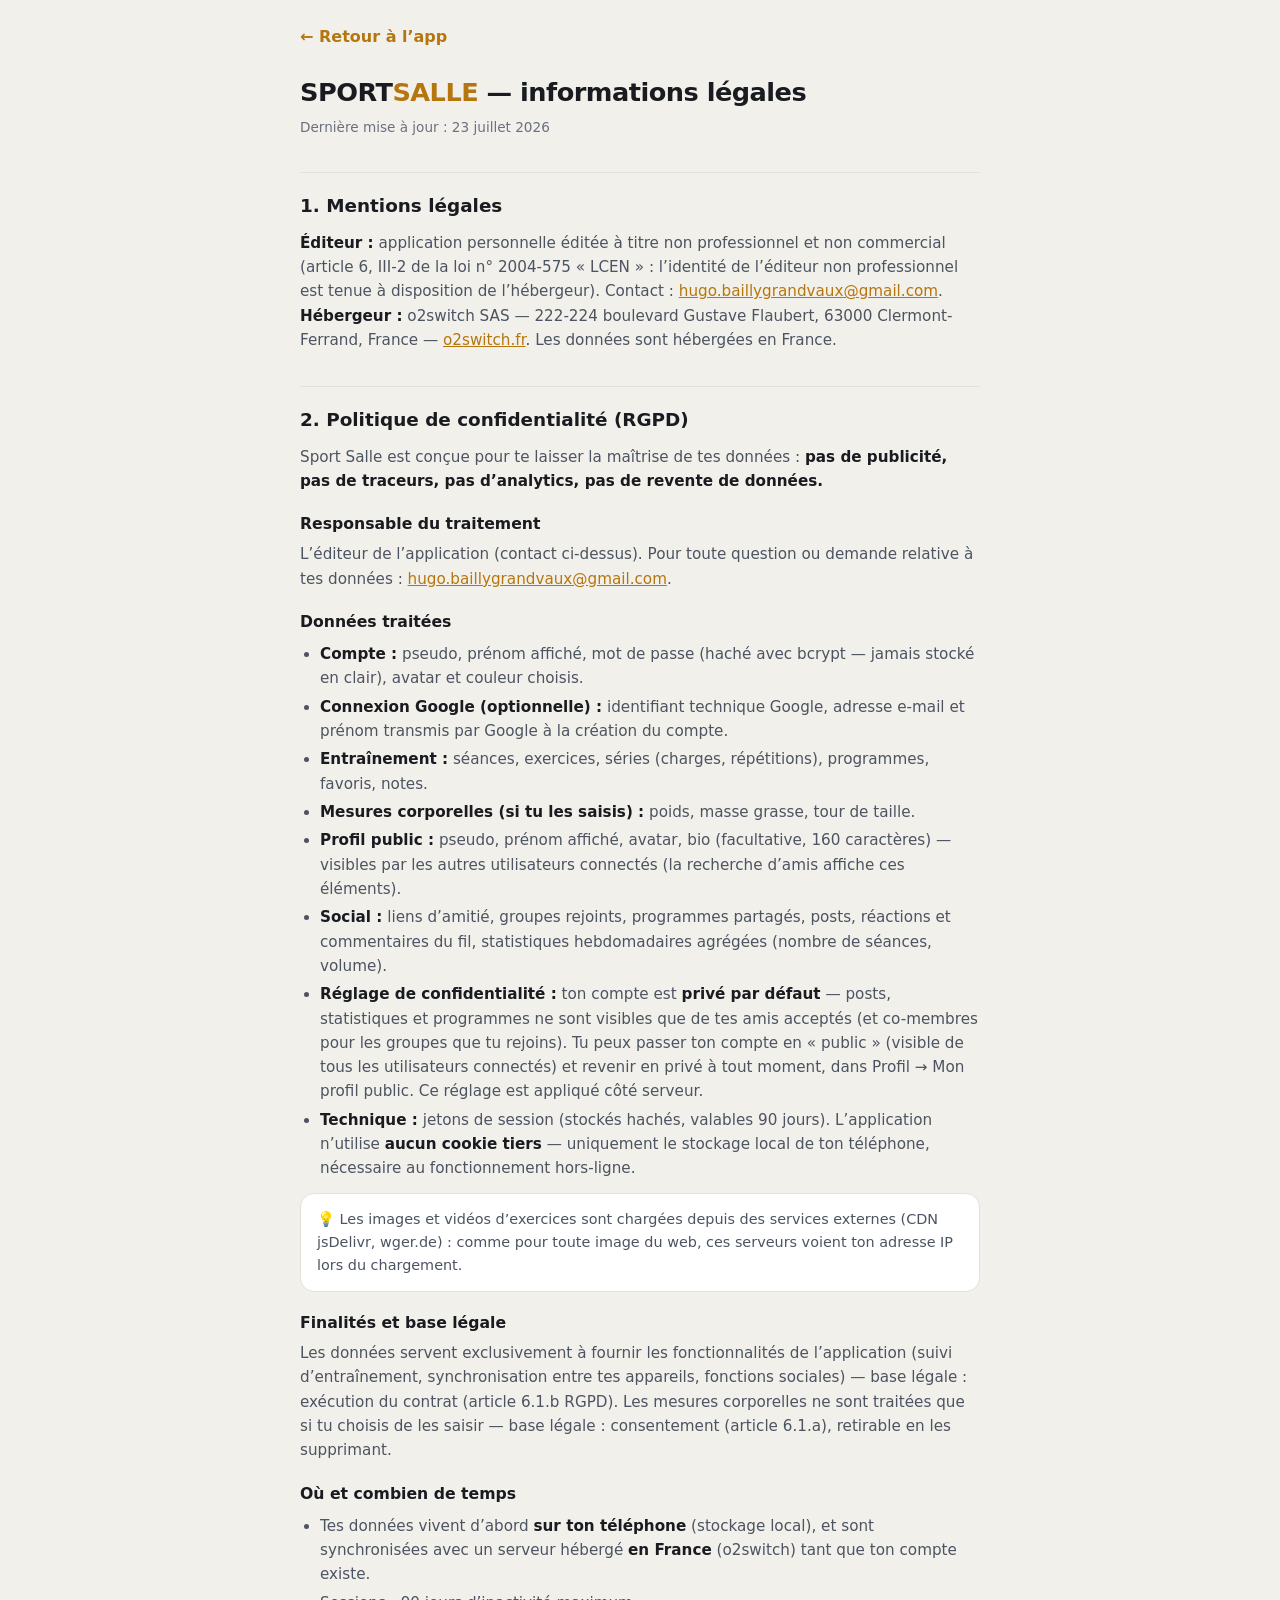
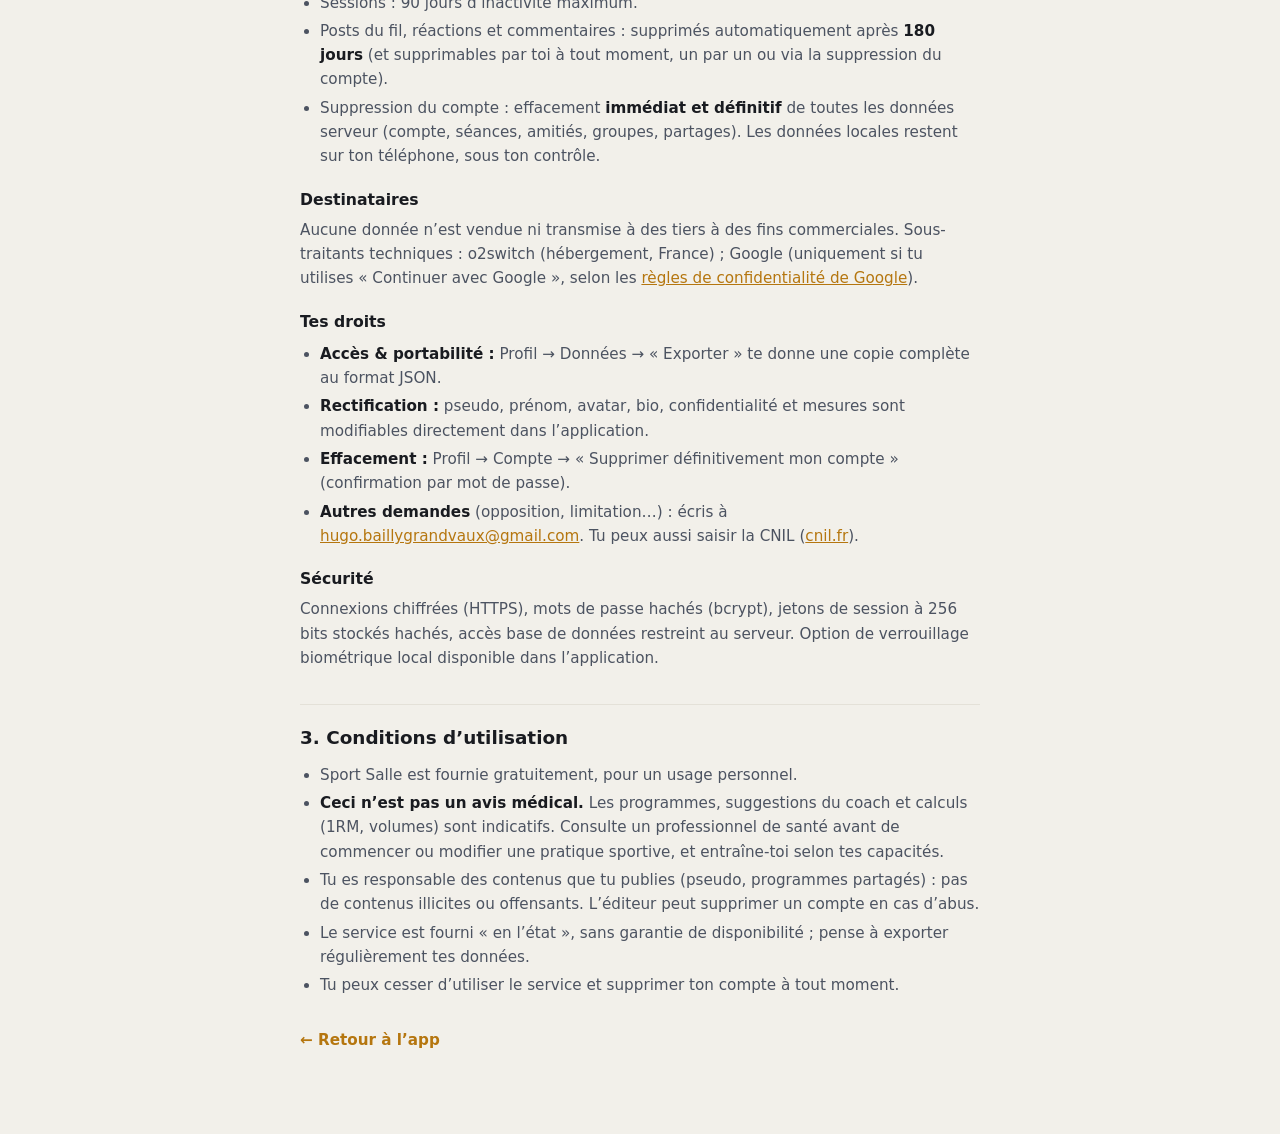
<file: legal.html>
<!doctype html>
<html lang="fr">
<head>
<meta charset="utf-8">
<meta name="viewport" content="width=device-width, initial-scale=1, viewport-fit=cover">
<meta name="theme-color" content="#0c0d10">
<title>Mentions légales & Confidentialité — Sport Salle</title>
<meta name="robots" content="noindex">
<style>
  :root{--bg:#0c0d10;--surface:#14161c;--line:#23262f;--text:#f2f3f7;--text2:#c3c7d1;--muted:#8b8fa0;--accent:#e8a33d}
  @media (prefers-color-scheme: light){:root{--bg:#f2f0ea;--surface:#fff;--line:#e4e1d8;--text:#191b20;--text2:#4c5361;--muted:#6b7080;--accent:#b5760f}}
  *{box-sizing:border-box;margin:0}
  body{font-family:system-ui,-apple-system,'Segoe UI',Roboto,sans-serif;background:var(--bg);color:var(--text);line-height:1.6;padding:24px 18px 60px}
  main{max-width:680px;margin:0 auto}
  a{color:var(--accent)}
  .back{display:inline-block;margin-bottom:22px;font-weight:700;text-decoration:none}
  h1{font-size:1.6rem;letter-spacing:-.02em;margin-bottom:4px}
  h1 span{color:var(--accent)}
  .date{color:var(--muted);font-size:.85rem;margin-bottom:26px}
  h2{font-size:1.15rem;margin:34px 0 10px;padding-top:18px;border-top:1px solid var(--line)}
  h3{font-size:.98rem;margin:18px 0 6px}
  p,li{color:var(--text2);font-size:.95rem}
  ul{padding-left:20px;margin:8px 0}
  li{margin:4px 0}
  .card{background:var(--surface);border:1px solid var(--line);border-radius:14px;padding:14px 16px;margin:12px 0}
  .card p{margin:0;font-size:.9rem}
  strong{color:var(--text)}
</style>
</head>
<body>
<main>
  <a class="back" href="./">← Retour à l’app</a>
  <h1>SPORT<span>SALLE</span> — informations légales</h1>
  <p class="date">Dernière mise à jour : 23 juillet 2026</p>

  <h2 id="mentions">1. Mentions légales</h2>
  <p><strong>Éditeur :</strong> application personnelle éditée à titre non professionnel et non commercial (article 6, III-2 de la loi n° 2004-575 « LCEN » : l’identité de l’éditeur non professionnel est tenue à disposition de l’hébergeur). Contact : <a href="mailto:hugo.baillygrandvaux@gmail.com">hugo.baillygrandvaux@gmail.com</a>.</p>
  <p><strong>Hébergeur :</strong> o2switch SAS — 222-224 boulevard Gustave Flaubert, 63000 Clermont-Ferrand, France — <a href="https://www.o2switch.fr" rel="noopener" target="_blank">o2switch.fr</a>. Les données sont hébergées en France.</p>

  <h2 id="confidentialite">2. Politique de confidentialité (RGPD)</h2>
  <p>Sport Salle est conçue pour te laisser la maîtrise de tes données : <strong>pas de publicité, pas de traceurs, pas d’analytics, pas de revente de données.</strong></p>

  <h3>Responsable du traitement</h3>
  <p>L’éditeur de l’application (contact ci-dessus). Pour toute question ou demande relative à tes données : <a href="mailto:hugo.baillygrandvaux@gmail.com">hugo.baillygrandvaux@gmail.com</a>.</p>

  <h3>Données traitées</h3>
  <ul>
    <li><strong>Compte :</strong> pseudo, prénom affiché, mot de passe (haché avec bcrypt — jamais stocké en clair), avatar et couleur choisis.</li>
    <li><strong>Connexion Google (optionnelle) :</strong> identifiant technique Google, adresse e-mail et prénom transmis par Google à la création du compte.</li>
    <li><strong>Entraînement :</strong> séances, exercices, séries (charges, répétitions), programmes, favoris, notes.</li>
    <li><strong>Mesures corporelles (si tu les saisis) :</strong> poids, masse grasse, tour de taille.</li>
    <li><strong>Profil public :</strong> pseudo, prénom affiché, avatar, bio (facultative, 160 caractères) — visibles par les autres utilisateurs connectés (la recherche d’amis affiche ces éléments).</li>
    <li><strong>Social :</strong> liens d’amitié, groupes rejoints, programmes partagés, posts, réactions et commentaires du fil, statistiques hebdomadaires agrégées (nombre de séances, volume).</li>
    <li><strong>Réglage de confidentialité :</strong> ton compte est <strong>privé par défaut</strong> — posts, statistiques et programmes ne sont visibles que de tes amis acceptés (et co-membres pour les groupes que tu rejoins). Tu peux passer ton compte en « public » (visible de tous les utilisateurs connectés) et revenir en privé à tout moment, dans Profil → Mon profil public. Ce réglage est appliqué côté serveur.</li>
    <li><strong>Technique :</strong> jetons de session (stockés hachés, valables 90 jours). L’application n’utilise <strong>aucun cookie tiers</strong> — uniquement le stockage local de ton téléphone, nécessaire au fonctionnement hors-ligne.</li>
  </ul>
  <div class="card"><p>💡 Les images et vidéos d’exercices sont chargées depuis des services externes (CDN jsDelivr, wger.de) : comme pour toute image du web, ces serveurs voient ton adresse IP lors du chargement.</p></div>

  <h3>Finalités et base légale</h3>
  <p>Les données servent exclusivement à fournir les fonctionnalités de l’application (suivi d’entraînement, synchronisation entre tes appareils, fonctions sociales) — base légale : exécution du contrat (article 6.1.b RGPD). Les mesures corporelles ne sont traitées que si tu choisis de les saisir — base légale : consentement (article 6.1.a), retirable en les supprimant.</p>

  <h3>Où et combien de temps</h3>
  <ul>
    <li>Tes données vivent d’abord <strong>sur ton téléphone</strong> (stockage local), et sont synchronisées avec un serveur hébergé <strong>en France</strong> (o2switch) tant que ton compte existe.</li>
    <li>Sessions : 90 jours d’inactivité maximum.</li>
    <li>Posts du fil, réactions et commentaires : supprimés automatiquement après <strong>180 jours</strong> (et supprimables par toi à tout moment, un par un ou via la suppression du compte).</li>
    <li>Suppression du compte : effacement <strong>immédiat et définitif</strong> de toutes les données serveur (compte, séances, amitiés, groupes, partages). Les données locales restent sur ton téléphone, sous ton contrôle.</li>
  </ul>

  <h3>Destinataires</h3>
  <p>Aucune donnée n’est vendue ni transmise à des tiers à des fins commerciales. Sous-traitants techniques : o2switch (hébergement, France) ; Google (uniquement si tu utilises « Continuer avec Google », selon les <a href="https://policies.google.com/privacy" rel="noopener" target="_blank">règles de confidentialité de Google</a>).</p>

  <h3>Tes droits</h3>
  <ul>
    <li><strong>Accès & portabilité :</strong> Profil → Données → « Exporter » te donne une copie complète au format JSON.</li>
    <li><strong>Rectification :</strong> pseudo, prénom, avatar, bio, confidentialité et mesures sont modifiables directement dans l’application.</li>
    <li><strong>Effacement :</strong> Profil → Compte → « Supprimer définitivement mon compte » (confirmation par mot de passe).</li>
    <li><strong>Autres demandes</strong> (opposition, limitation…) : écris à <a href="mailto:hugo.baillygrandvaux@gmail.com">hugo.baillygrandvaux@gmail.com</a>. Tu peux aussi saisir la CNIL (<a href="https://www.cnil.fr" rel="noopener" target="_blank">cnil.fr</a>).</li>
  </ul>

  <h3>Sécurité</h3>
  <p>Connexions chiffrées (HTTPS), mots de passe hachés (bcrypt), jetons de session à 256 bits stockés hachés, accès base de données restreint au serveur. Option de verrouillage biométrique local disponible dans l’application.</p>

  <h2 id="cgu">3. Conditions d’utilisation</h2>
  <ul>
    <li>Sport Salle est fournie gratuitement, pour un usage personnel.</li>
    <li><strong>Ceci n’est pas un avis médical.</strong> Les programmes, suggestions du coach et calculs (1RM, volumes) sont indicatifs. Consulte un professionnel de santé avant de commencer ou modifier une pratique sportive, et entraîne-toi selon tes capacités.</li>
    <li>Tu es responsable des contenus que tu publies (pseudo, programmes partagés) : pas de contenus illicites ou offensants. L’éditeur peut supprimer un compte en cas d’abus.</li>
    <li>Le service est fourni « en l’état », sans garantie de disponibilité ; pense à exporter régulièrement tes données.</li>
    <li>Tu peux cesser d’utiliser le service et supprimer ton compte à tout moment.</li>
  </ul>

  <p style="margin-top:30px"><a class="back" href="./">← Retour à l’app</a></p>
</main>
</body>
</html>
</file>
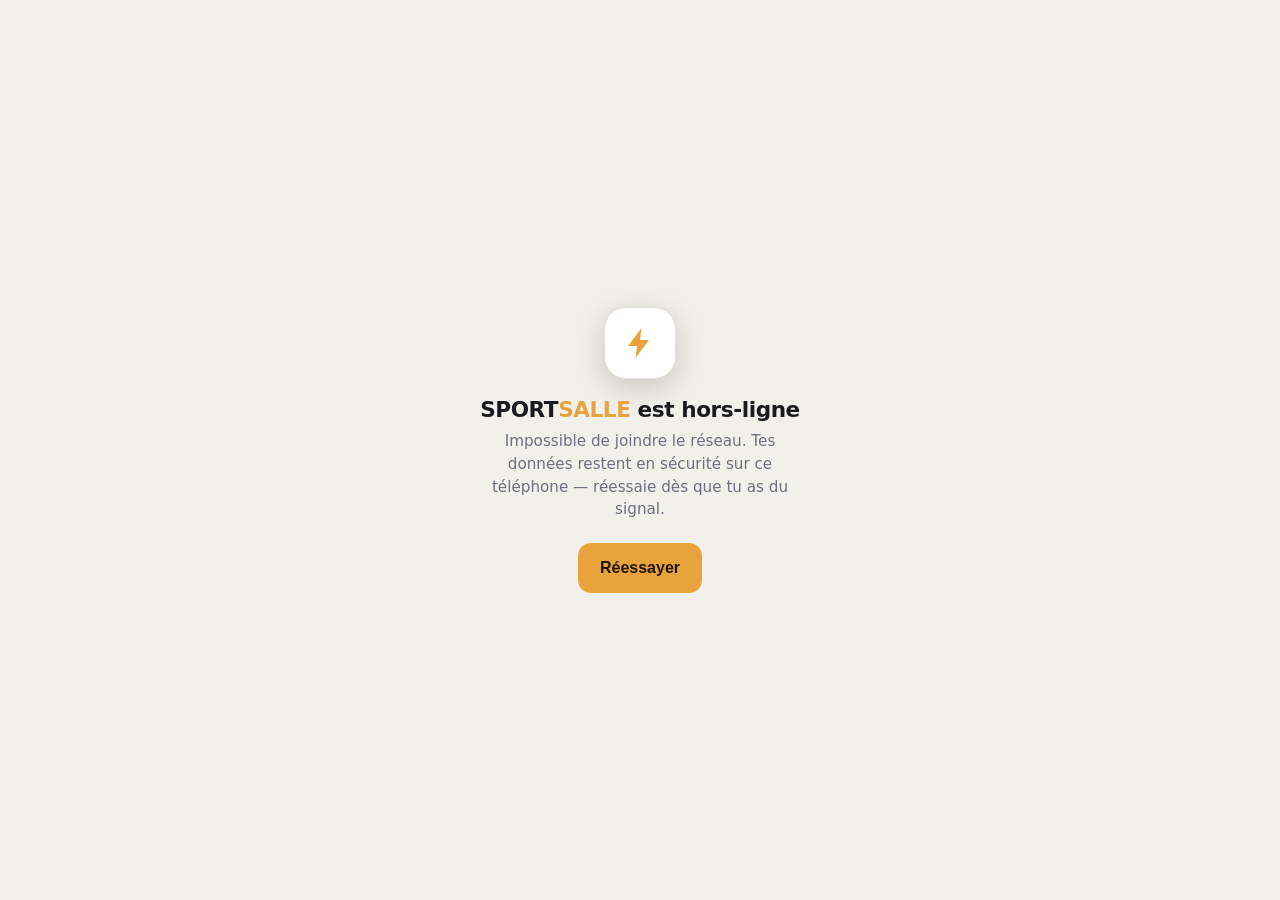
<file: offline.html>
<!doctype html>
<html lang="fr">
<head>
<meta charset="utf-8">
<meta name="viewport" content="width=device-width, initial-scale=1, viewport-fit=cover">
<meta name="theme-color" content="#0c0d10">
<title>Hors-ligne — Sport Salle</title>
<style>
  :root{--bg:#0c0d10;--surface:#14161c;--line:#23262f;--text:#f2f3f7;--muted:#8b8fa0;--accent:#e8a33d}
  @media (prefers-color-scheme: light){:root{--bg:#f2f0ea;--surface:#fff;--line:#e4e1d8;--text:#191b20;--muted:#6b7080}}
  *{box-sizing:border-box;margin:0}
  body{font-family:system-ui,-apple-system,'Segoe UI',Roboto,sans-serif;background:var(--bg);color:var(--text);
    min-height:100vh;display:flex;align-items:center;justify-content:center;padding:24px;text-align:center}
  .box{max-width:340px}
  .logo{width:72px;height:72px;border-radius:22px;margin:0 auto 18px;display:flex;align-items:center;justify-content:center;
    background:var(--surface);border:1px solid var(--line);color:var(--accent);box-shadow:0 8px 30px rgba(0,0,0,.18)}
  svg{width:36px;height:36px}
  h1{font-size:1.35rem;letter-spacing:-.02em;margin-bottom:8px}
  h1 span{color:var(--accent)}
  p{color:var(--muted);font-size:.95rem;line-height:1.5;margin-bottom:22px}
  button{border:none;border-radius:13px;padding:0 22px;height:50px;font-size:1rem;font-weight:700;
    background:var(--accent);color:#1c1503;cursor:pointer}
  button:active{transform:scale(.97)}
</style>
</head>
<body>
  <div class="box">
    <div class="logo"><svg viewBox="0 0 24 24" fill="currentColor"><path d="M13 2L4 14h6l-1 8 9-12h-6z"/></svg></div>
    <h1>SPORT<span>SALLE</span> est hors-ligne</h1>
    <p>Impossible de joindre le réseau. Tes données restent en sécurité sur ce téléphone — réessaie dès que tu as du signal.</p>
    <button onclick="location.reload()">Réessayer</button>
  </div>
</body>
</html>
</file>
